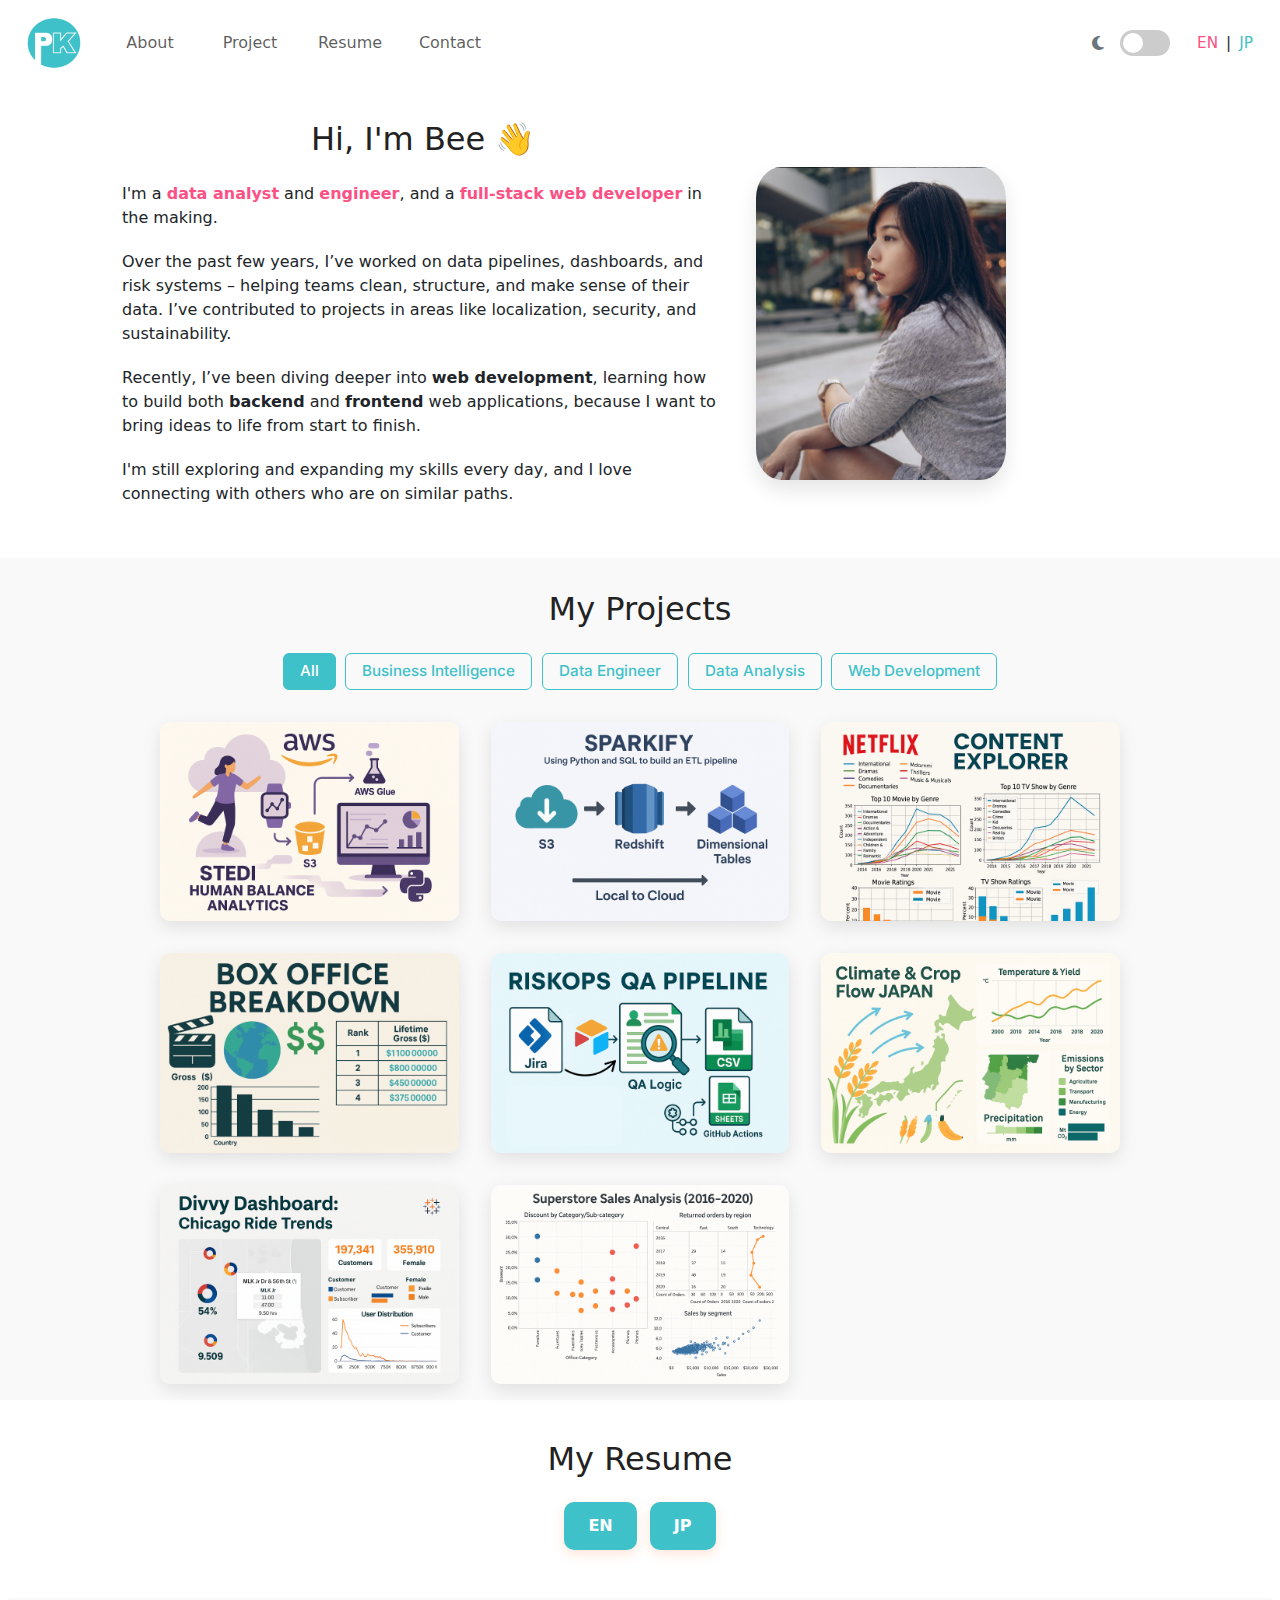
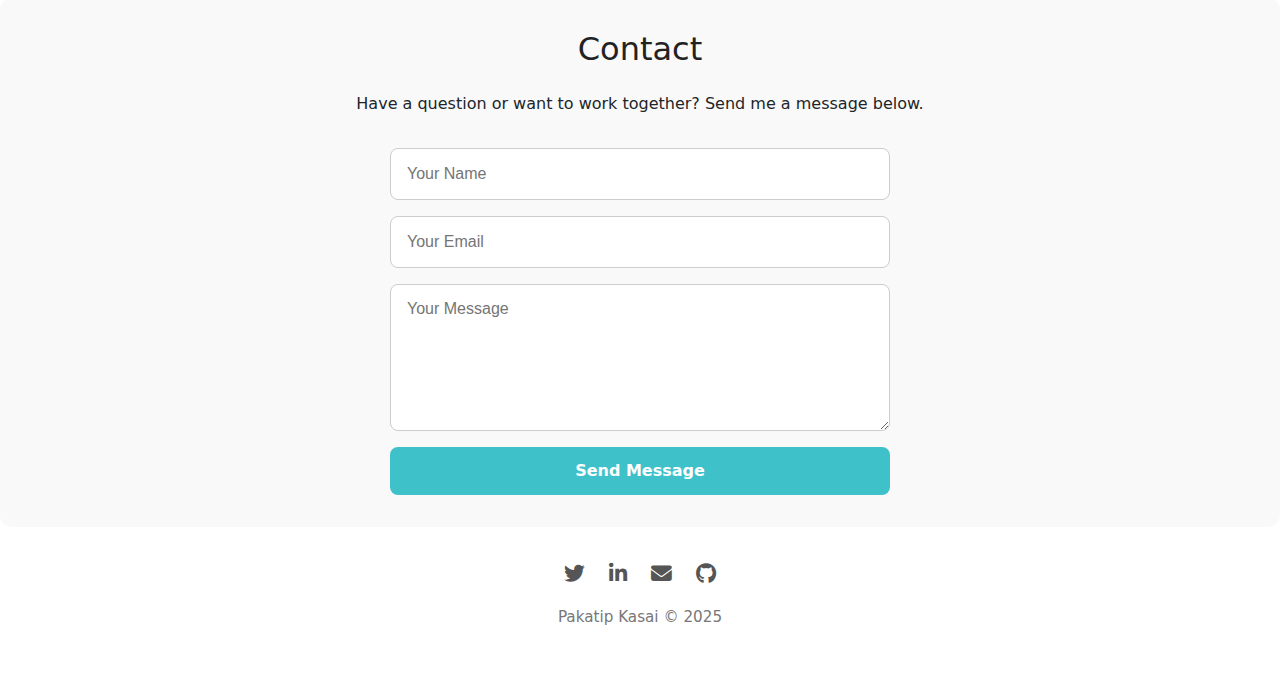
<file: index.html>
<!DOCTYPE html>
<html lang="en">
<head>
  <meta charset="UTF-8" />
  <meta name="viewport" content="width=device-width, initial-scale=1.0" />
  <title>Pakatip Kasai Portfolio</title>
  <link rel="stylesheet" href="styles.css">
  <link rel="stylesheet" href="https://cdnjs.cloudflare.com/ajax/libs/font-awesome/6.4.0/css/all.min.css">
  <link href="https://fonts.googleapis.com/css2?family=Inter:wght@400;600&display=swap" rel="stylesheet">
  <!-- Bootstrap CSS -->
  <link href="https://cdn.jsdelivr.net/npm/bootstrap@5.3.3/dist/css/bootstrap.min.css" rel="stylesheet">
  <!-- Bootstrap JS (required for navbar collapse) -->

</head>
<body>
  <!-- Header Section -->
  <header class="hero-header">
    <nav class="navbar navbar-expand-md navbar-light bg-white fixed-top">
      <div class="container-fluid px-4">
        <a class="navbar-brand" href="#">
          <img src="assets/logo.png" alt="Logo" height="50">
        </a>
    
        <!-- Hamburger -->
        <button class="navbar-toggler" type="button" data-bs-toggle="collapse" data-bs-target="#navbarContent"
          aria-controls="navbarContent" aria-expanded="false" aria-label="Toggle navigation">
          <span class="navbar-toggler-icon"></span>
        </button>
    
        <!-- Links + Toggles -->
        <div class="collapse navbar-collapse justify-content-center justify-content-md-between align-items-center" id="navbarContent">
          <!-- Left: Nav links -->
          <ul class="navbar-nav flex-column flex-md-row align-items-center mb-2 mb-md-0">
            <li class="nav-item"><a class="nav-link" href="#about">About</a></li>
            <li class="nav-item"><a class="nav-link" href="#project">Project</a></li>
            <li class="nav-item"><a class="nav-link" href="#resume">Resume</a></li>
            <li class="nav-item"><a class="nav-link" href="#contact">Contact</a></li>
          </ul>
    
          <!-- Right: Toggles -->
          <div class="d-flex align-items-center gap-3">
            <i class="fas fa-moon text-secondary"></i>
            <label class="switch m-0">
              <input type="checkbox" id="darkModeToggle" />
              <span class="slider round"></span>
            </label>
            <div class="language-toggle ms-2">
              <a href="#" id="langEN" class="lang-link active">EN</a> |
              <a href="#" id="langJP" class="lang-link">JP</a>
            </div>
          </div>
        </div>
      </div>
    </nav>
    
    
  </header>

  <!-- About Section -->
  <section id="about">
    <div  class="about-section">
      <div class="about-text">
        <h2>Hi, I'm Bee 👋 </h2>
        <p>
          I'm a <strong><span id="position">data analyst</span></strong> and <strong><span id="position">engineer</span></strong>, and a <span id="position"><strong>full-stack web developer</strong></span> in the making.
        </p>        
        <p>
          Over the past few years, I’ve worked on data pipelines, dashboards, and risk systems – helping teams clean, structure, and make sense of their data. I’ve contributed to projects in areas like localization, security, and sustainability.
        </p>
        <p>
          Recently, I’ve been diving deeper into <strong>web development</strong>, learning how to build both <strong>backend</strong> and <strong>frontend</strong> web applications, because I want to bring ideas to life from start to finish.
        </p>
        <p>
          I'm still exploring and expanding my skills every day, and I love connecting with others who are on similar paths.
        </p>

      </div>
      <div class="about-img"> 
         <img src="assets/profile.png" alt="">
      </div>
    </div>
  </section>

<!--Project Section -->
  <section id="project" class="project-section">
    <h2>My Projects</h2>
    <div class="filters filter-buttons">
      <button class="filter-button active" data-filter="all">All</button>
      <button class="filter-button" data-filter="bi">Business Intelligence</button>
      <button class="filter-button" data-filter="de">Data Engineer</button>
      <button class="filter-button" data-filter="da">Data Analysis</button>
      <button class="filter-button" data-filter="wd">Web Development</button>
    </div>
  
    <div class="project-grid">
      <div class="project-item de"><img src="assets/pj_stedi.png" alt=""></div>
      <div class="project-item de"><img src="assets/pj_sparkify.png" alt=""></div>
      <div class="project-item da"><img src="assets/pj_netflix.png" alt=""></div>
      <div class="project-item da"><img src="assets/pj_bo.png" alt=""></div>
      <div class="project-item de"><img src="assets/pj_riskops.png" alt=""></div>
      <div class="project-item da"><img src="assets/pj_cropsjp.png" alt=""></div>
      <div class="project-item bi"><img src="assets/pj_divy.png" alt=""></div>
      <div class="project-item bi"><img src="assets/pj_superstore.png" alt=""></div>
    </div>
  </section>

<!--Resume Section -->
<section id="resume" class="resume-section">
  <h2 class="text-center">My Resume</h2>
  <div class="text-center mt-3">
    <a href="resume_en.html" target="_blank" class="expand-btn me-2">EN</a>
    <a href="resume_jp.html" target="_blank" class="expand-btn">JP</a>
  </div>
</section>

<!--Contact Section -->
<section class="contact-section" id="contact">
  <h2>Contact</h2>
  <div id="contact-wrapper">
    <p>Have a question or want to work together? Send me a message below.</p>
    <form class="contact-form" id="contactForm" action="https://formsubmit.co/ajax/kasai.pakatip@gmail.com" method="POST">
      <input type="text" name="name" placeholder="Your Name" required>
      <input type="email" name="email" placeholder="Your Email" required>
      <textarea name="message" rows="5" placeholder="Your Message" required></textarea>
      <input type="hidden" name="_captcha" value="false">
      <button type="submit">Send Message</button>
    </form>
  </div>
</section>

<script src="https://cdn.jsdelivr.net/npm/bootstrap@5.3.3/dist/js/bootstrap.bundle.min.js" defer></script>
<script src="script.js"></script>

</body>


<footer class="site-footer">
  <div class="footer-socials">
    <a href="https://twitter.com" target="_blank" aria-label="Twitter"><i class="fab fa-twitter"></i></a>
    <a href="https://linkedin.com" target="_blank" aria-label="LinkedIn"><i class="fab fa-linkedin-in"></i></a>
    <a href="mailto:your@email.com" aria-label="Email"><i class="fas fa-envelope"></i></a>
    <a href="https://github.com/yourhandle" target="_blank" aria-label="GitHub"><i class="fab fa-github"></i></a>
  </div>

  <p class="footer-credit">Pakatip Kasai © 2025</p>
</footer>

</html>
</file>
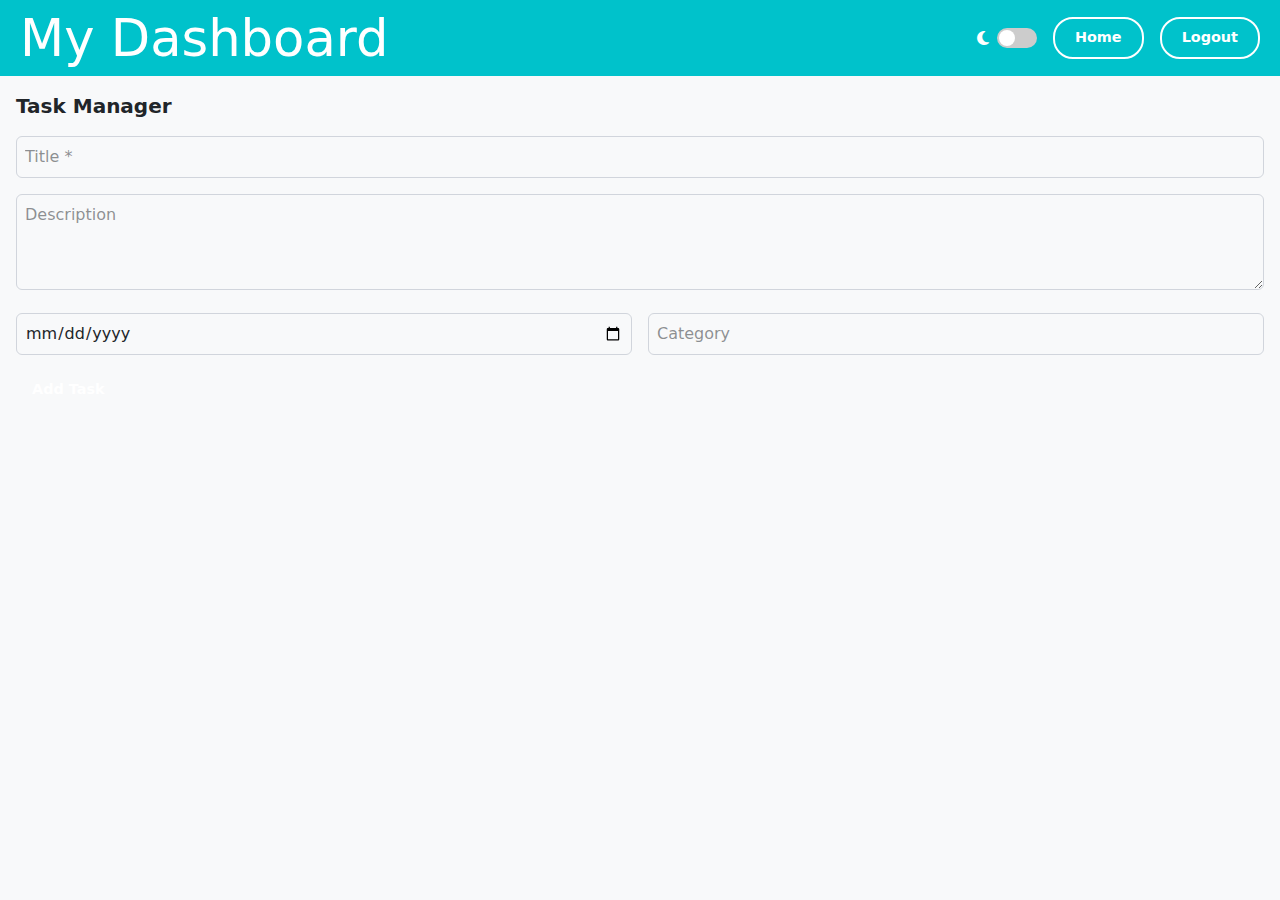
<file: mydashboard/index.html>
<!doctype html>
<html lang="en">
  <head>
    <meta charset="UTF-8" />
    <link rel="icon" type="image/svg+xml" href="/mydashboard/vite.svg" />
    <meta name="viewport" content="width=device-width, initial-scale=1.0" />
    <title>Vite + React + TS</title>
    <script type="module" crossorigin src="/mydashboard/assets/index-DAuivVEX.js"></script>
    <link rel="stylesheet" crossorigin href="/mydashboard/assets/index-DgZilJKD.css">
  </head>
  <body>
    <div id="root"></div>
  </body>
</html>
</file>
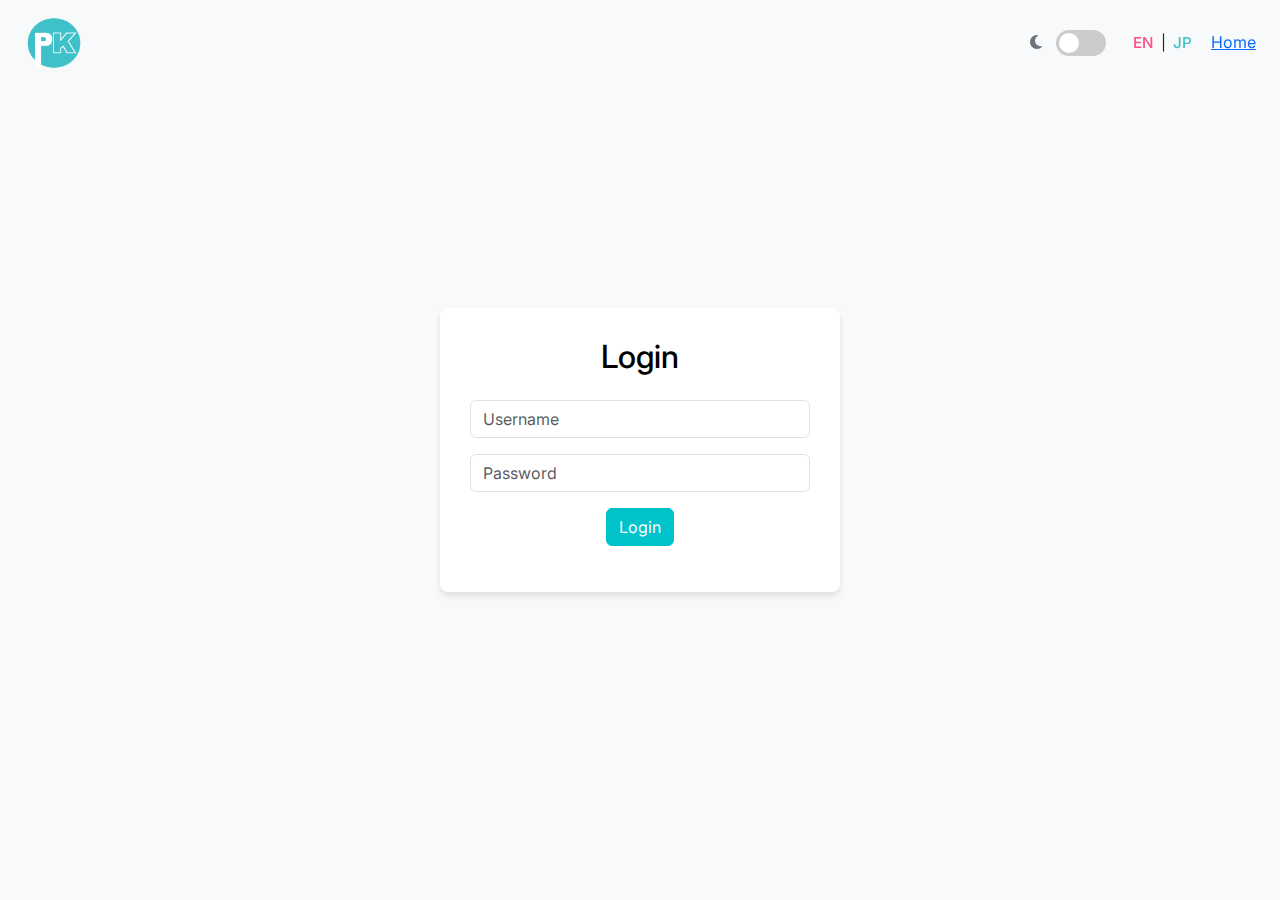
<file: admin.html>
<!DOCTYPE html>
<html lang="en">
<head>
  <meta charset="UTF-8">
  <title>Admin Page</title>
</head>
<body>
  <h1>Welcome to the Admin Page! 🎉</h1>
  <p>You are logged in.</p>
  <button id="logoutButton">Logout</button>

  <script>
    // Check if token exists in localStorage
    const token = localStorage.getItem('access_token');

    if (!token) {
      // If no token, redirect to login page
      alert('You must log in first!');
      window.location.href = 'login.html';
    }

    const logoutButton = document.getElementById('logoutButton');
    logoutButton.addEventListener('click', () => {
    localStorage.removeItem('access_token');  // delete token
    alert('You have been logged out!');
    window.location.href = 'login.html';      // go back to login page
  });
  </script>
</body>
</html>
</file>
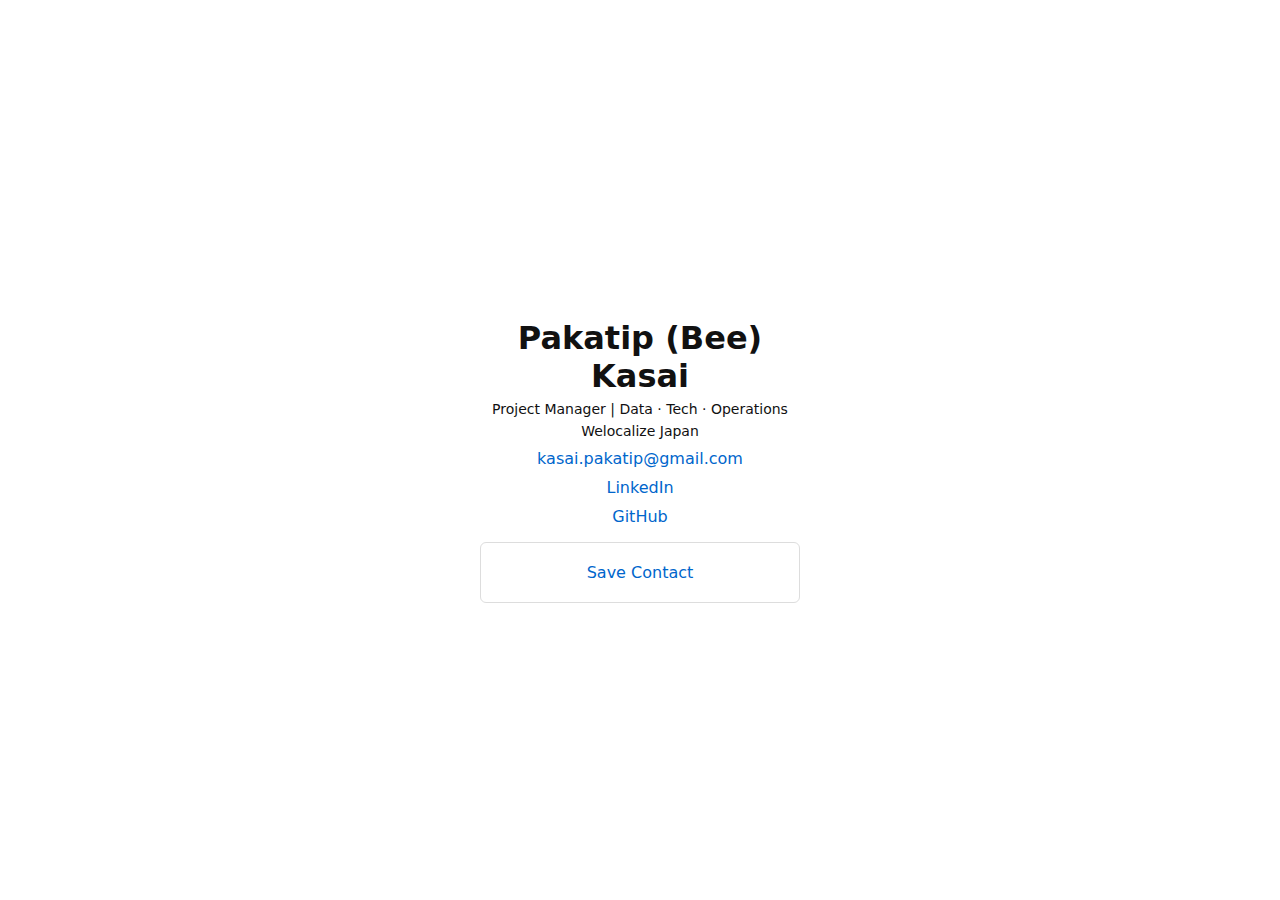
<file: card.html>
<!DOCTYPE html>
<html lang="en">
<head>
  <meta charset="UTF-8" />
  <meta name="viewport" content="width=device-width, initial-scale=1.0" />
  <title>Bee | Digital Card</title>
  <style>
    body {
      font-family: system-ui, -apple-system, BlinkMacSystemFont, sans-serif;
      background: #fff;
      color: #111;
      display: flex;
      justify-content: center;
      align-items: center;
      height: 100vh;
      margin: 0;
    }
    .card {
      text-align: center;
      max-width: 320px;
      padding: 24px;
    }
    h1 {
      margin-bottom: 4px;
    }
    p {
      margin: 6px 0;
      font-size: 14px;
    }
    a {
      display: block;
      margin: 10px 0;
      text-decoration: none;
      color: #0066cc;
      font-weight: 500;
    }
    .save {
      margin-top: 16px;
      padding: 10px;
      border: 1px solid #ddd;
      border-radius: 6px;
    }
  </style>
</head>
<body>
  <div class="card">
    <h1>Pakatip (Bee) Kasai</h1>
    <p>Project Manager | Data · Tech · Operations</p>
    <p>Welocalize Japan</p>

    <a href="mailto:kasai.pakatip@email.com">kasai.pakatip@gmail.com</a>
    <a href="https://www.linkedin.com/in/pakatipk/">LinkedIn</a>
    <a href="https://github.com/pakatipk">GitHub</a>

    <div class="save">
      <a href="/contact.vcf">Save Contact</a>
    </div>
  </div>
</body>
</html>
</file>
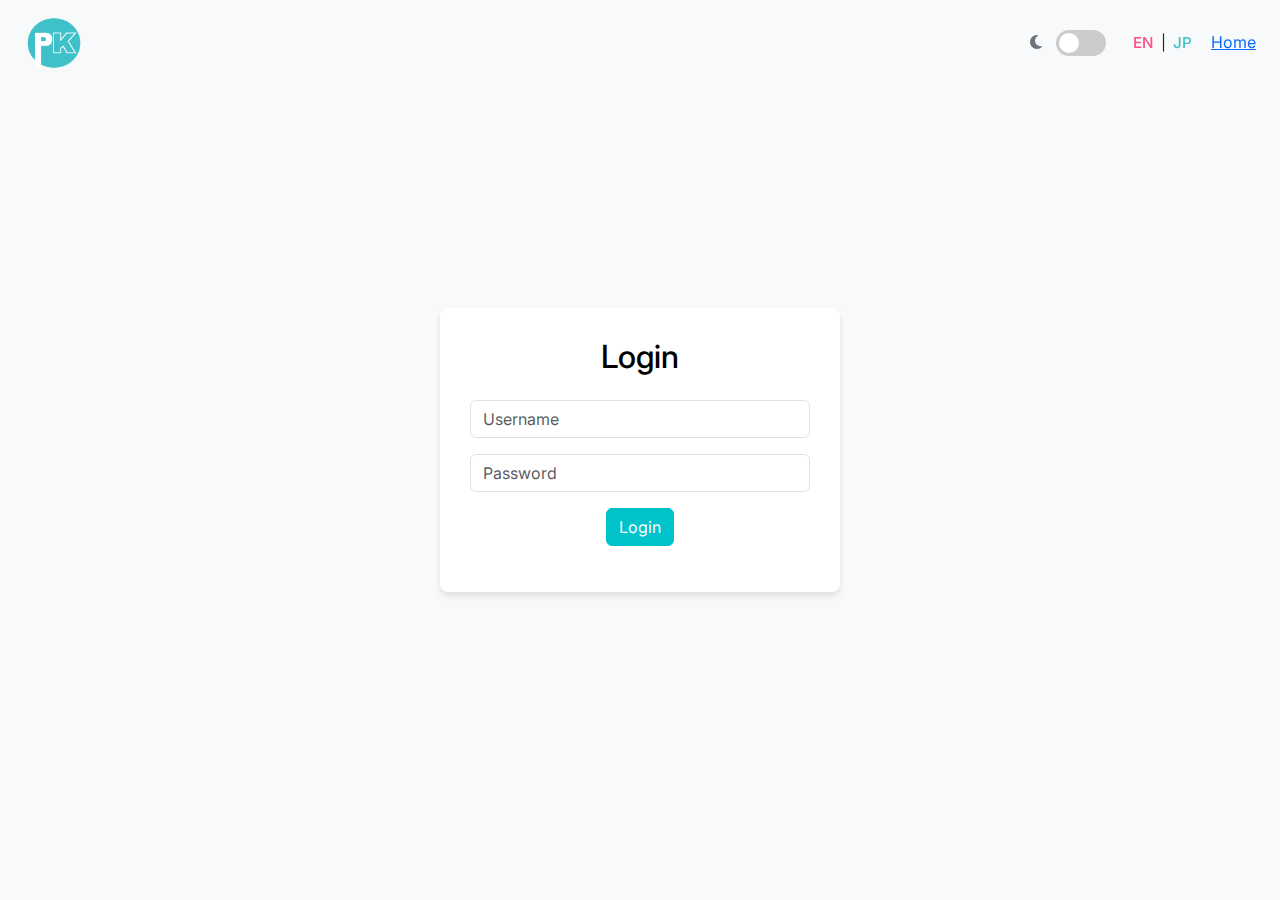
<file: login.html>
<!DOCTYPE html>
<html lang="en">
<head>
  <meta charset="UTF-8">
  <title>Login</title>
  <meta name="viewport" content="width=device-width, initial-scale=1.0">
  
  <!-- Bootstrap -->
  <link href="https://cdn.jsdelivr.net/npm/bootstrap@5.3.3/dist/css/bootstrap.min.css" rel="stylesheet">
  <link rel="icon" type="image/png" sizes="16x16" href="assets/logo.png">
  <link rel="stylesheet" href="styles.css">
  <link rel="stylesheet" href="https://cdnjs.cloudflare.com/ajax/libs/font-awesome/6.4.0/css/all.min.css">
  <link href="https://fonts.googleapis.com/css2?family=Inter:wght@400;600&display=swap" rel="stylesheet">
  <!-- Bootstrap CSS -->
  
  <style>
    body, html {
      margin: 0;
      padding: 0;
      height: 100%;
      background-color: #f8f9fa; /* only here */
      color: #212529;
    }

    body.dark-mode {
      background-color: #121212;
      color: #f8f9fa;
    }


    /* Login card in light mode */
    .login-card {
      background-color: white;
      color: black;
    }

    /* Login card in dark mode */
    body.dark-mode .login-card {
      background-color: #1f1f1f; /* darker for card */
      color: white;
    }

    .login-wrapper {
      display: flex;
      align-items: center;
      justify-content: center;
      height: 100%;
      background-color: #f8f9fa; /* Light mode background */
      padding: 20px;
    }

    /* Dark mode background for login-wrapper */
    body.dark-mode .login-wrapper {
      background-color: #121212; /* Match dark body */
    }

    .login-card {
      width: 100%;
      max-width: 400px;
      background: white;
      padding: 30px;
      border-radius: 8px;
      box-shadow: 0 4px 6px rgba(0,0,0,0.1);
    }
    @media (max-width: 600px) {
      .login-card {
        width: 100%;
        max-width: 100%;
        height: auto;
        border-radius: 0;
        box-shadow: none;
      }
    }
    .btn-primary {
      background-color: #00c2cb; /* turquoise */
      border-color: #00c2cb;     /* make border match */
      color: white;              /* text color */
    }

    .btn-primary:hover {
      background-color: #ff6b9b;; /* slightly darker on hover */
      border-color: #ff6b9b;;
      color: white;
    }
  </style>
</head>

<body>

  <!-- Navbar -->
  <header class="hero-header">
    <nav class="navbar navbar-expand-md navbar-light bg-transparent fixed-top">
      <div class="container-fluid px-4">
        <a class="navbar-brand" href="index.html">
          <img src="assets/logo.png" alt="Logo" class="img-fluid">
        </a>
  
        <!-- Hamburger Button -->
        <button class="navbar-toggler" type="button" data-bs-toggle="collapse" data-bs-target="#navbarContent">
          <span class="navbar-toggler-icon"></span>
        </button>
  
        <!-- Right Side Menu -->
        <div class="collapse navbar-collapse bg-transparent justify-content-end" id="navbarContent">
          <div class="d-flex flex-md-row flex-column align-items-md-center align-items-start gap-3">
            <div>
            <i class="fas fa-moon text-secondary" style="padding-right: 10px;"></i>
            <label class="switch m-0">
              <input type="checkbox" id="darkModeToggle" />
              <span class="slider round"></span>
            </label>
            </div>
            <div class="language-toggle ms-2">
              <a href="#" id="langEN" class="lang-link active" data-i18n="lang.en">EN</a> |
              <a href="#" id="langJP" class="lang-link" data-i18n="lang.jp">JP</a>
            </div>
            <div>
              <a href="index.html" class="custom-navbar-login" data-i18n="nav-home-button">Home</a>
            </div>
          </div>
        </div>
        
      </div>
    </nav>
  </header>

  <!-- Login Page Content -->
  <div class="login-wrapper">
    <div class="login-card">
      <h2 class="text-center mb-4" data-i18n="login-header">Login</h2>
      <form id="login-form">
        <div class="mb-3">
          <input type="text" id="username" class="form-control" placeholder="Username" data-i18n-placeholder="login-username" required>
        </div>
        <div class="mb-3">
          <input type="password" id="password" class="form-control" placeholder="Password" data-i18n-placeholder="login-password" required>
        </div>
        <button type="submit" class="btn btn-primary d-block mx-auto" data-i18n="login-button">Login</button>
      </form>
      <p id="result" class="mt-3 text-center"></p>
    </div>
  </div>

  <!-- Scripts -->
  <script>
    const darkToggle = document.getElementById('darkModeToggle');
    const body = document.body;
    
    // On page load, check if dark mode was enabled
    if (localStorage.getItem('dark-mode') === 'enabled') {
      body.classList.add('dark-mode');
      if (darkToggle) darkToggle.checked = true;
    }
  
    // Rest of your login form script below...
  </script>
  
  <script>
    const form = document.getElementById('login-form');
    const result = document.getElementById('result');

    form.addEventListener('submit', async (e) => {
      e.preventDefault();

      const username = document.getElementById('username').value;
      const password = document.getElementById('password').value;

      const response = await fetch('https://auth-backend-qxco.onrender.com/login', {
        method: 'POST',
        headers: {
          'Content-Type': 'application/x-www-form-urlencoded'
        },
        body: `username=${encodeURIComponent(username)}&password=${encodeURIComponent(password)}`
      });

      if (response.ok) {
        const data = await response.json();
        console.log('Access Token:', data.access_token);
        localStorage.setItem('access_token', data.access_token);
        window.location.href = '/mydashboard/';
      } else {
        result.textContent = 'Login failed';
      }
    });
    
  </script>
  <script src="https://cdn.jsdelivr.net/npm/bootstrap@5.3.3/dist/js/bootstrap.bundle.min.js" defer></script>
  <script src="script.js"></script>
</body>
</html>
</file>
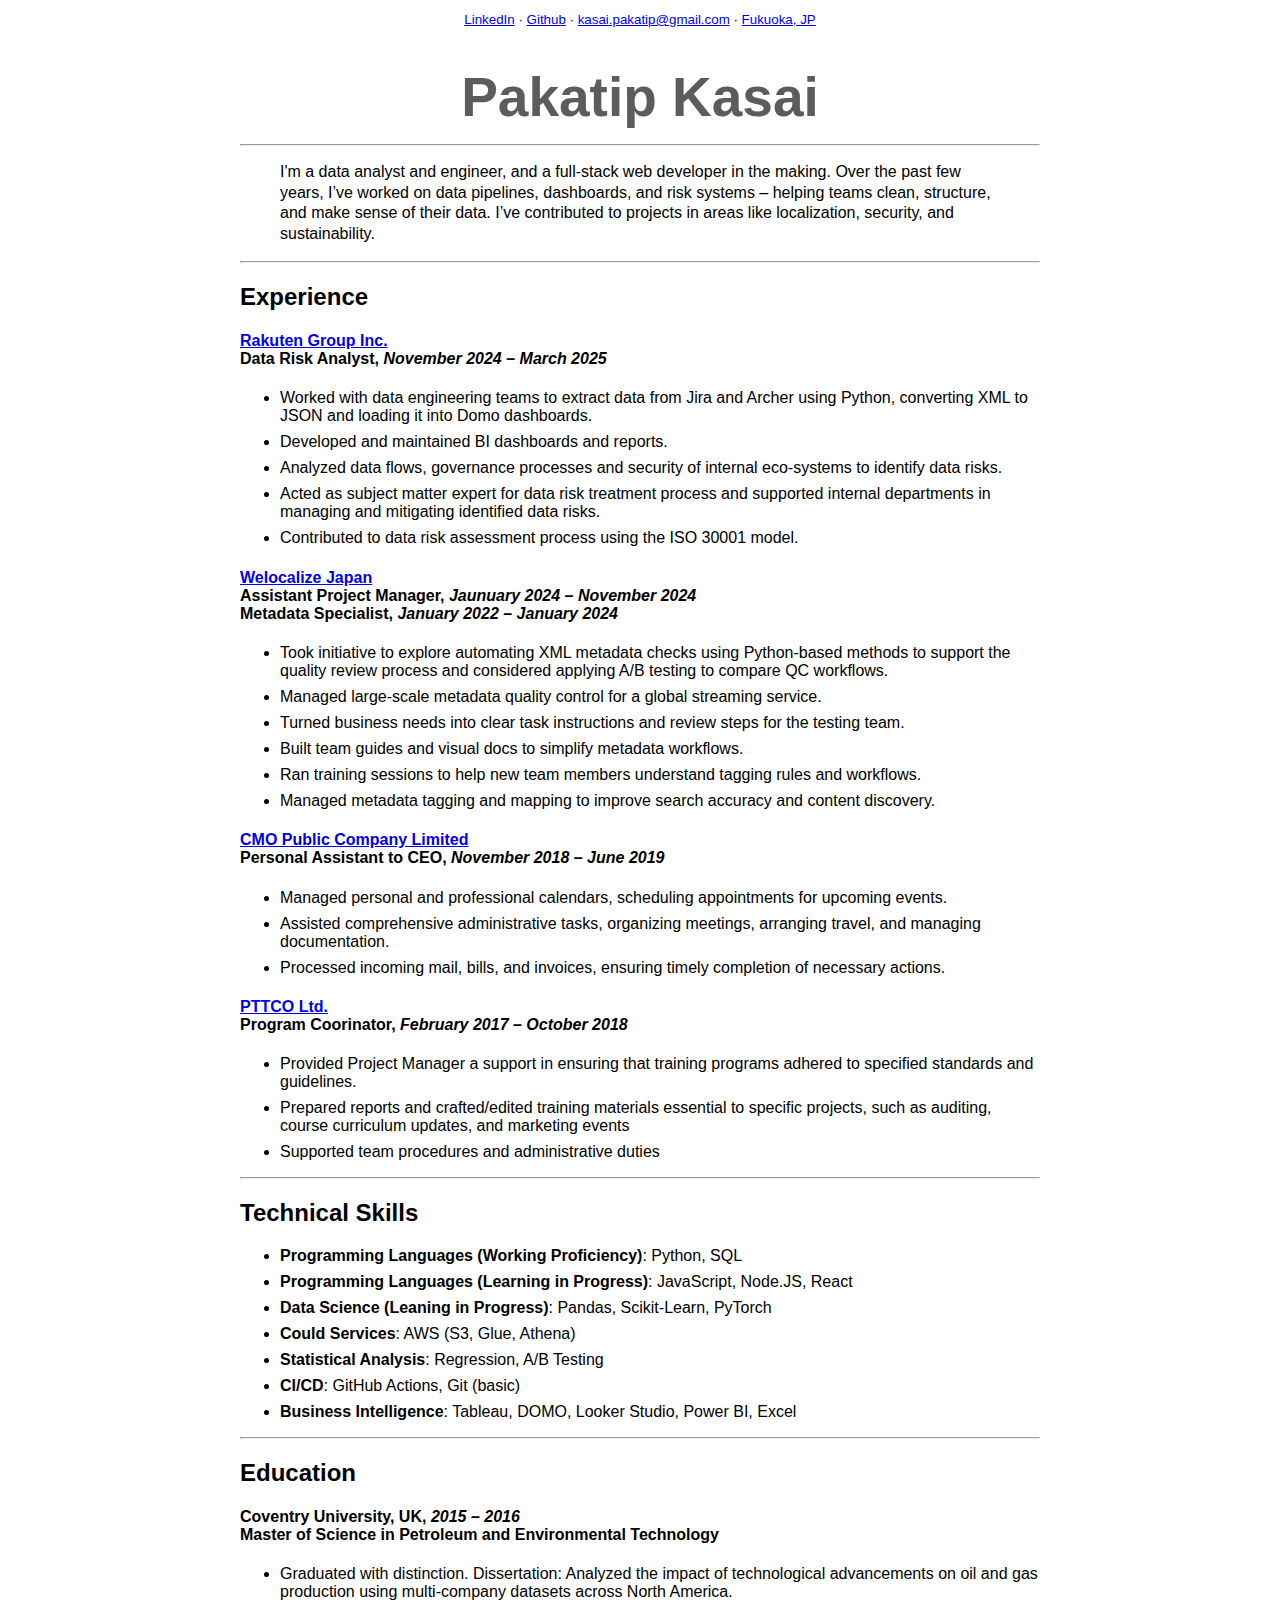
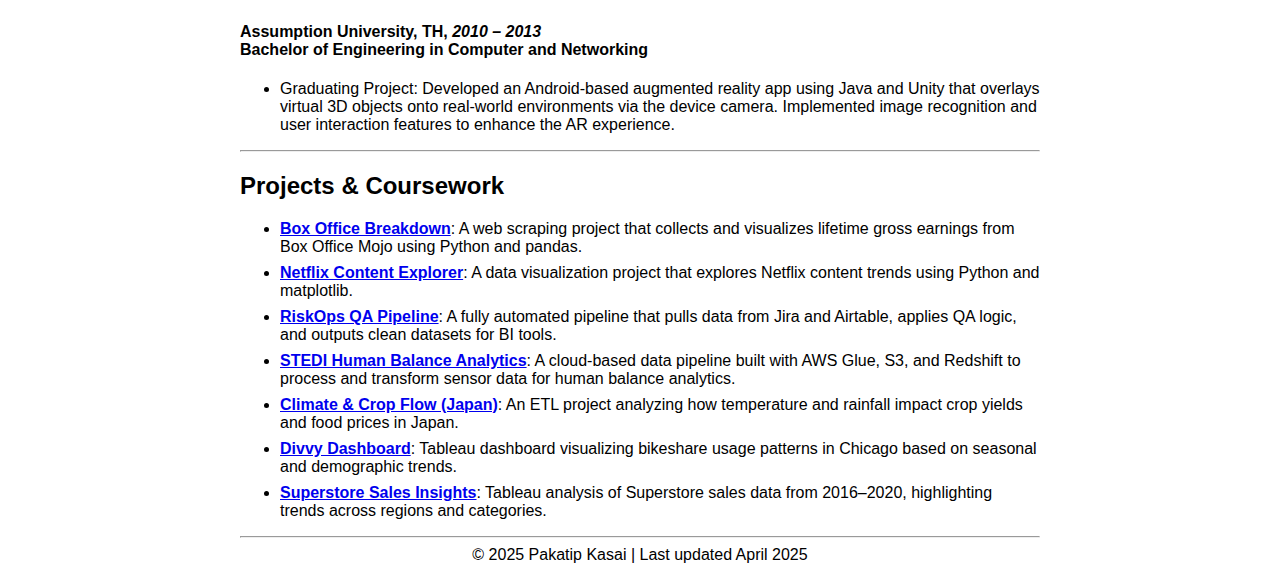
<file: resume_en.html>
<!DOCTYPE html>
<html lang="en">
<head>
  <meta charset="UTF-8" />
  <meta name="viewport" content="width=device-width, initial-scale=1.0" />
  <title>Resume | Bee</title>
  <link href="https://fonts.googleapis.com/css2?family=Raleway:wght@400;600&display=swap" rel="stylesheet">
  <style>
    *{
        font-family: "Helvetica Neue", Helvetica, Arial, sans-serif;
    }

    body{
        max-width: 800px;
        margin: auto;
        background: #FFFFFF;
        padding: 10px 10px 10px 10px;
    }

    body h1{
        font-size: 55px;
        color: #5c5c5c;
        text-align: center;
        margin-bottom: 15px;
    }

    ul li{
        margin-bottom: 0.5rem;
    }

    p{
        line-height: 1.3rem;
    }

  </style>
</head>
<body>
    <center><small>
        <a href="https://www.linkedin.com/in/pakatipk/">LinkedIn</a> ·
        <a href="https://github.com/pakatipk/">Github</a> ·
        <a href="mailto:kasai.pakatip@gmail.com">kasai.pakatip@gmail.com</a> · 
        <a href="https://maps.app.goo.gl/siusaBuMaivckzyaA">Fukuoka, JP</a>
    </small>
    </center>

    <h1 id="pakatip-kasai">Pakatip Kasai</h1>

    <hr>

    <blockquote>
        <p>I'm a data analyst and engineer, and a full-stack web developer in the making.
            Over the past few years, I’ve worked on data pipelines, dashboards, and risk systems – helping teams clean, structure, and make sense of their data. 
            I’ve contributed to projects in areas like localization, security, and sustainability.</p>
    </blockquote>

    <hr>

    <h2>Experience</h2>

    <h4><a href="https://global.rakuten.com/corp/" target="_blank">Rakuten Group Inc.</a>
        <br>
        Data Risk Analyst, <em>November 2024 – March 2025</em></h4>
    <ul>
        <li>Worked with data engineering teams to extract data from Jira and Archer using Python, converting XML to JSON and loading it into Domo dashboards.</li>
        <li>Developed and maintained BI dashboards and reports.</li>
        <li>Analyzed data flows, governance processes and security of internal eco-systems to identify data risks.</li>
        <li>Acted as subject matter expert for data risk treatment process and supported internal departments in managing and mitigating identified data risks.</li>
        <li>Contributed to data risk assessment process using the ISO 30001 model.</li>
    </ul>

    <h4><a href="https://www.welocalize.com/" target="_blank">Welocalize Japan</a>
        <br>Assistant Project Manager, <em>Jaunuary 2024 – November 2024</em>
        <br>Metadata Specialist, <em>January 2022 – January 2024</em></h4>

    <ul>
        <li>Took initiative to explore automating XML metadata checks using Python-based methods to support the quality review process and considered applying A/B testing to compare QC workflows.</li>
        <li>Managed large-scale metadata quality control for a global streaming service.</li>
        <li>Turned business needs into clear task instructions and review steps for the testing team.</li>
        <li>Built team guides and visual docs to simplify metadata workflows.</li>
        <li>Ran training sessions to help new team members understand tagging rules and workflows.
        <li>Managed metadata tagging and mapping to improve search accuracy and content discovery.</li>
        </li>
    </ul>

    <h4><a href="https://cmo-group.com/2022/page/home" target="_blank">CMO Public Company Limited</a>
        <br>
        Personal Assistant to CEO, <em>November 2018 – June 2019</em></h4>
    <ul>
        <li>Managed personal and professional calendars, scheduling appointments for upcoming events.</li>
        <li>Assisted comprehensive administrative tasks, organizing meetings, arranging travel, and managing documentation.</li>
        <li>Processed incoming mail, bills, and invoices, ensuring timely completion of necessary actions.</li>
    </ul>

    <h4><a href="https://www.pttco.org/" target="_blank">PTTCO Ltd.</a>
        <br>
        Program Coorinator, <em>February 2017 – October 2018</em></h4>
    <ul>
        <li>Provided Project Manager a support in ensuring that training programs adhered to specified standards and guidelines.</li>
        <li>Prepared reports and crafted/edited training materials essential to specific projects, such as auditing, course curriculum updates, and marketing events</li>
        <li>Supported team procedures and administrative duties</li>
    </ul>
    
    <hr>

    <h2> Technical Skills</h2>

    <ul>
        <li><strong>Programming Languages (Working Proficiency)</strong>: Python, SQL </li>
        <li><strong>Programming Languages (Learning in Progress)</strong>: JavaScript, Node.JS, React </li>
        <li><strong>Data Science (Leaning in Progress)</strong>: Pandas, Scikit-Learn, PyTorch </li>
        <li><strong>Could Services</strong>: AWS (S3, Glue, Athena)</li>
        <li><strong>Statistical Analysis</strong>: Regression, A/B Testing</li>
        <li><strong>CI/CD</strong>: GitHub Actions, Git (basic)</li>
        <li><strong>Business Intelligence</strong>: Tableau, DOMO, Looker Studio, Power BI, Excel</li>
    </ul>

    <hr>

    <h2>Education</h2>

    <h4>Coventry University, UK, <em>2015 – 2016</em>
    <br>
    Master of Science in Petroleum and Environmental Technology</h4>
    <ul>
        <li>Graduated with distinction. Dissertation: Analyzed the impact of technological advancements on oil and gas production using multi-company datasets across North America.</li>
    </ul>

    <h4>Assumption University, TH, <em>2010 – 2013</em>
        <br>
        Bachelor of Engineering in Computer and Networking</h4>
        <ul>
            <li>Graduating Project: Developed an Android-based augmented reality app using Java and Unity that overlays virtual 3D objects onto real-world environments via the device camera. Implemented image recognition and user interaction features to enhance the AR experience.</li>
        </ul>

    <hr>

    <h2>Projects & Coursework</h2>
    <ul>
        <li><strong><a href="https://github.com/pakatipk/boxoffice_scraping_analysis">Box Office Breakdown</a></strong>: A web scraping project that collects and visualizes lifetime gross earnings from Box Office Mojo using Python and pandas.</li>
        <li><strong><a href="https://github.com/pakatipk/Netflix_DA">Netflix Content Explorer</a></strong>: A data visualization project that explores Netflix content trends using Python and matplotlib.</li>
        <li><strong><a href="https://github.com/pakatipk/risk-data-pipeline">RiskOps QA Pipeline</a></strong>: A fully automated pipeline that pulls data from Jira and Airtable, applies QA logic, and outputs clean datasets for BI tools.</li>
        <li><strong><a href="https://github.com/pakatipk/STEDI-human-balance-analytics">STEDI Human Balance Analytics</a></strong>: A cloud-based data pipeline built with AWS Glue, S3, and Redshift to process and transform sensor data for human balance analytics.</li>
        <li><strong><a href="#">Climate & Crop Flow (Japan)</a></strong>: An ETL project analyzing how temperature and rainfall impact crop yields and food prices in Japan.</li>
        <li><strong><a href="https://public.tableau.com/app/profile/pakatip.kasai/viz/DivvyDataAnalysis_17153555766020/MapKPIs">Divvy Dashboard</a></strong>: Tableau dashboard visualizing bikeshare usage patterns in Chicago based on seasonal and demographic trends.</li>
        <li><strong><a href="https://public.tableau.com/app/profile/pakatip.kasai/viz/SuperstoreSalesAnalysis2016-2020/DiscountbyCatogySub-category">Superstore Sales Insights</a></strong>: Tableau analysis of Superstore sales data from 2016–2020, highlighting trends across regions and categories.</li>
      </ul>
    
    <hr>
      

  <footer style="text-align: center;">
    &copy; 2025 Pakatip Kasai | Last updated April 2025
  </footer>
</body>
</html>
</file>
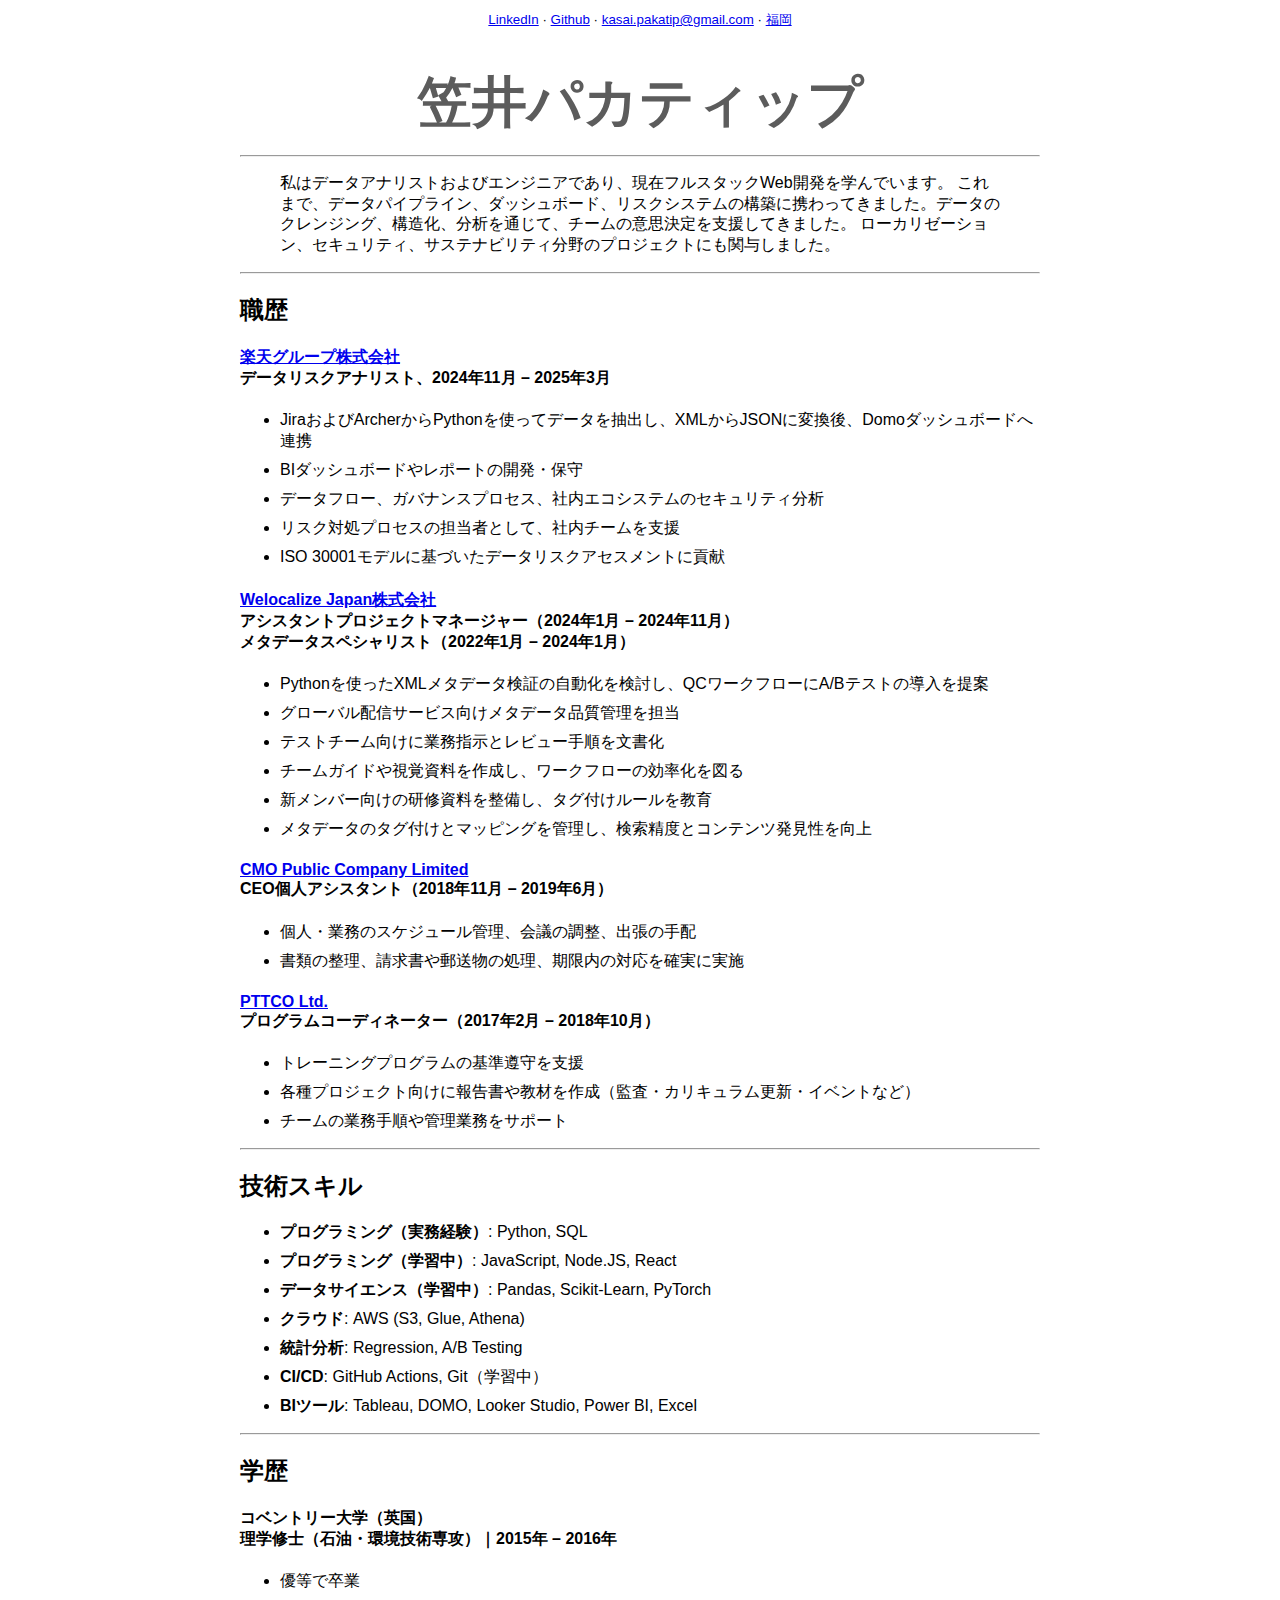
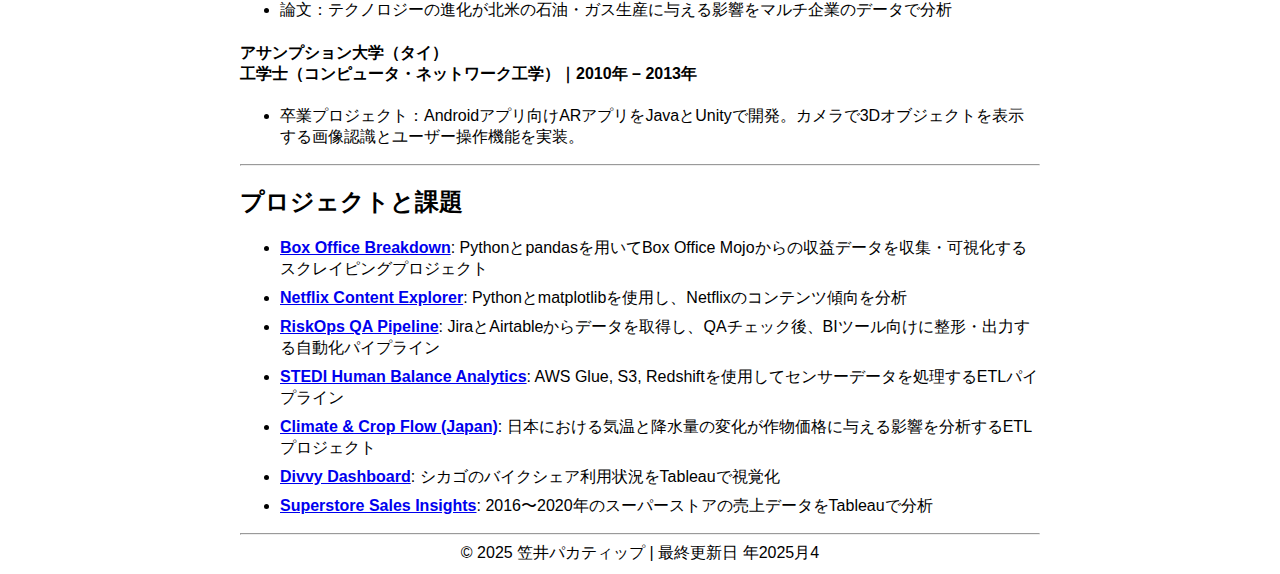
<file: resume_jp.html>
<!DOCTYPE html>
<html lang="en">
<head>
  <meta charset="UTF-8" />
  <meta name="viewport" content="width=device-width, initial-scale=1.0" />
  <title>Resume | Bee</title>
  <link href="https://fonts.googleapis.com/css2?family=Raleway:wght@400;600&display=swap" rel="stylesheet">
  <style>
    *{
        font-family: "Helvetica Neue", Helvetica, Arial, sans-serif;
    }

    body{
        max-width: 800px;
        margin: auto;
        background: #FFFFFF;
        padding: 10px 10px 10px 10px;
    }

    body h1{
        font-size: 55px;
        color: #5c5c5c;
        text-align: center;
        margin-bottom: 15px;
    }

    ul li{
        margin-bottom: 0.5rem;
    }

    p{
        line-height: 1.3rem;
    }

  </style>
</head>
<body>
    <center><small>
        <a href="https://www.linkedin.com/in/pakatipk/">LinkedIn</a> ·
        <a href="https://github.com/pakatipk/">Github</a> ·
        <a href="mailto:kasai.pakatip@gmail.com">kasai.pakatip@gmail.com</a> · 
        <a href="https://maps.app.goo.gl/siusaBuMaivckzyaA">福岡</a>
    </small>
    </center>

    <h1 id="pakatip-kasai">笠井パカティップ</h1>

    <hr>

    <blockquote>
        <p>私はデータアナリストおよびエンジニアであり、現在フルスタックWeb開発を学んでいます。
            これまで、データパイプライン、ダッシュボード、リスクシステムの構築に携わってきました。データのクレンジング、構造化、分析を通じて、チームの意思決定を支援してきました。
            ローカリゼーション、セキュリティ、サステナビリティ分野のプロジェクトにも関与しました。</p>
    </blockquote>

    <hr>

    <h2>職歴</h2>

    <h4><a href="https://global.rakuten.com/corp/" target="_blank">楽天グループ株式会社</a>
        <br>
        データリスクアナリスト、2024年11月 – 2025年3月</h4>
    <ul>
        <li>JiraおよびArcherからPythonを使ってデータを抽出し、XMLからJSONに変換後、Domoダッシュボードへ連携</li>
        <li>BIダッシュボードやレポートの開発・保守</li>
        <li>データフロー、ガバナンスプロセス、社内エコシステムのセキュリティ分析</li>
        <li>リスク対処プロセスの担当者として、社内チームを支援</li>
        <li>ISO 30001モデルに基づいたデータリスクアセスメントに貢献</li>
    </ul>

    <h4><a href="https://www.welocalize.com/" target="_blank">Welocalize Japan株式会社</a>
        <br>アシスタントプロジェクトマネージャー（2024年1月 – 2024年11月）
        <br>メタデータスペシャリスト（2022年1月 – 2024年1月）</h4>

    <ul>
        <li>Pythonを使ったXMLメタデータ検証の自動化を検討し、QCワークフローにA/Bテストの導入を提案</li>
        <li>グローバル配信サービス向けメタデータ品質管理を担当</li>
        <li>テストチーム向けに業務指示とレビュー手順を文書化</li>
        <li>チームガイドや視覚資料を作成し、ワークフローの効率化を図る</li>
        <li>新メンバー向けの研修資料を整備し、タグ付けルールを教育
        <li>メタデータのタグ付けとマッピングを管理し、検索精度とコンテンツ発見性を向上</li>
        </li>
    </ul>

    <h4><a href="https://cmo-group.com/2022/page/home" target="_blank">CMO Public Company Limited</a>
        <br>
        CEO個人アシスタント（2018年11月 – 2019年6月）</h4>
    <ul>
        <li>個人・業務のスケジュール管理、会議の調整、出張の手配</li>
        <li>書類の整理、請求書や郵送物の処理、期限内の対応を確実に実施</li>
    </ul>

    <h4><a href="https://www.pttco.org/" target="_blank">PTTCO Ltd.</a>
        <br>
        プログラムコーディネーター（2017年2月 – 2018年10月）</h4>
    <ul>
        <li>トレーニングプログラムの基準遵守を支援</li>
        <li>各種プロジェクト向けに報告書や教材を作成（監査・カリキュラム更新・イベントなど）</li>
        <li>チームの業務手順や管理業務をサポート</li>
    </ul>
    
    <hr>

    <h2> 技術スキル</h2>

    <ul>
        <li><strong>プログラミング（実務経験）</strong>: Python, SQL </li>
        <li><strong>プログラミング（学習中）</strong>: JavaScript, Node.JS, React </li>
        <li><strong>データサイエンス（学習中）</strong>: Pandas, Scikit-Learn, PyTorch </li>
        <li><strong>クラウド</strong>: AWS (S3, Glue, Athena)</li>
        <li><strong>統計分析</strong>: Regression, A/B Testing</li>
        <li><strong>CI/CD</strong>: GitHub Actions, Git（学習中）</li>
        <li><strong>BIツール</strong>: Tableau, DOMO, Looker Studio, Power BI, Excel</li>
    </ul>

    <hr>

    <h2>学歴</h2>

    <h4>コベントリー大学（英国）
    <br>
    理学修士（石油・環境技術専攻）｜2015年 – 2016年</h4>
    <ul>
        <li>優等で卒業</li>
        <li>論文：テクノロジーの進化が北米の石油・ガス生産に与える影響をマルチ企業のデータで分析</li>
    </ul>

    <h4>アサンプション大学（タイ）
        <br>
        工学士（コンピュータ・ネットワーク工学）｜2010年 – 2013年</h4>
        <ul>
            <li>卒業プロジェクト：Androidアプリ向けARアプリをJavaとUnityで開発。カメラで3Dオブジェクトを表示する画像認識とユーザー操作機能を実装。</li>
        </ul>

    <hr>

    <h2>プロジェクトと課題</h2>
    <ul>
        <li><strong><a href="https://github.com/pakatipk/boxoffice_scraping_analysis">Box Office Breakdown</a></strong>: Pythonとpandasを用いてBox Office Mojoからの収益データを収集・可視化するスクレイピングプロジェクト</li>
        <li><strong><a href="https://github.com/pakatipk/Netflix_DA">Netflix Content Explorer</a></strong>: Pythonとmatplotlibを使用し、Netflixのコンテンツ傾向を分析</li>
        <li><strong><a href="https://github.com/pakatipk/risk-data-pipeline">RiskOps QA Pipeline</a></strong>: JiraとAirtableからデータを取得し、QAチェック後、BIツール向けに整形・出力する自動化パイプライン</li>
        <li><strong><a href="https://github.com/pakatipk/STEDI-human-balance-analytics">STEDI Human Balance Analytics</a></strong>: AWS Glue, S3, Redshiftを使用してセンサーデータを処理するETLパイプライン</li>
        <li><strong><a href="#">Climate & Crop Flow (Japan)</a></strong>: 日本における気温と降水量の変化が作物価格に与える影響を分析するETLプロジェクト</li>
        <li><strong><a href="https://public.tableau.com/app/profile/pakatip.kasai/viz/DivvyDataAnalysis_17153555766020/MapKPIs">Divvy Dashboard</a></strong>: シカゴのバイクシェア利用状況をTableauで視覚化</li>
        <li><strong><a href="https://public.tableau.com/app/profile/pakatip.kasai/viz/SuperstoreSalesAnalysis2016-2020/DiscountbyCatogySub-category">Superstore Sales Insights</a></strong>: 2016〜2020年のスーパーストアの売上データをTableauで分析</li>
      </ul>
    
    <hr>
      

  <footer style="text-align: center;">
    &copy; 2025 笠井パカティップ | 最終更新日 年2025月4
  </footer>
</body>
</html>
</file>
<file: styles.css>
/* Reset & Base */
* {
    margin: 0;
    padding: 0;
    box-sizing: border-box;
  }
  
  body {
    font-family: 'Inter', sans-serif;
    background-color: #fff;
    color: #333;
    line-height: 1.6;
  }
  
  /* Logo */
  .navbar-brand img {
    height: 60px;
  }

/* Nav links: base style */
.navbar-nav .nav-link {
    display: flex;
    align-items: center;
    justify-content: center;
    height: 100%;
    padding: 0 1rem;
    border-radius: 1rem;            /* pill shape */
    transition: background-color 0.01s ease-in-out; /* quick hover */
  }
  
  /* Hover state: turquoise fill */
  .navbar-nav .nav-link:hover {
    background-color: #3FC1C9;
    color: white !important;
  }

  #navbarContent, #navbarContent > ul > li {
    height: auto;
    width: 100px;
    align-items: center;
    text-align: center;

  }
  

  #navbarContent > ul > li > a {
    align-items: center; /* vertical alignment */
    justify-content: center;
  
  }

  /* Dark Mode Styles */
  body.dark-mode {
    background-color: #1e1e1e;
    color: #eee;
  }
  
  body.dark-mode .navbar {
    background-color: #1e1e1e !important;
  }
  
  body.dark-mode .nav-link {
    color: #eee !important;
  }
  
  body.dark-mode .nav-link:hover {
    color: #3FC1C9 !important;
  }
  
  body.dark-mode .project-section,
  body.dark-mode .contact-section {
    background-color: #2a2a2a;
  }
  
  body.dark-mode .expand-btn,
  body.dark-mode .contact-form button {
    background-color: #3FC1C9;
  }
  
  body.dark-mode .expand-btn:hover {
    background-color: #FC5185;
    transform: translateY(-2px);
  }
  
  body.dark-mode .contact-form input,
  body.dark-mode .contact-form textarea {
    background-color: #333;
    color: #eee;
    border-color: #555;
  }
  
  body.dark-mode .contact-form button:hover {
    background-color: #FC5185;
  }
  
  /* Toggle Switch */
  .switch {
    position: relative;
    display: inline-block;
    width: 50px;
    height: 26px;
  }
  
  .switch input {
    opacity: 0;
    width: 0;
    height: 0;
  }
  
  .slider {
    position: absolute;
    cursor: pointer;
    top: 0;
    left: 0;
    right: 0;
    bottom: 0;
    background-color: #ccc;
    transition: 0.3s;
    border-radius: 26px;
  }
  
  .slider:before {
    position: absolute;
    content: "";
    height: 20px;
    width: 20px;
    left: 3px;
    bottom: 3px;
    background-color: white;
    transition: 0.3s;
    border-radius: 50%;
  }
  
  input:checked + .slider {
    background-color: #3FC1C9;
  }
  
  input:checked + .slider:before {
    transform: translateX(24px);
  }
  
  /* Language toggle */
  .language-toggle {
    font-size: 0.95rem;
  }
  
  .lang-link {
    text-decoration: none;
    color: #3FC1C9;
    font-weight: 500;
    margin: 0 0.2rem;
    transition: color 0.2s;
  }
  
  .lang-link:hover,
  .lang-link.active {
    color: #FC5185;
  }
  
  /* Section Styles */
  .about-section {
    display: grid;
    grid-template-columns: 3fr 2fr;
    gap: 2rem;
    align-items: center;
    max-width: 1100px;
    margin: 0 auto;
    padding: 2rem;
    padding-top: 120px;
  }
  
  #position {
    color: #FC5185;
  }
  
  .about-text h2,
  .project-section h2,
  .resume-section h2,
  .contact-section h2 {
    text-align: center;
    font-size: 2rem;
    margin-bottom: 1.5rem;
    color: #222;
  }
  
  body.dark-mode .about-text h2,
  body.dark-mode .project-section h2,
  body.dark-mode .resume-section h2,
  body.dark-mode .contact-section h2 {
    color: #eee;
  }
  
  .about-text p {
    margin-bottom: 1.25rem;
    font-size: 1rem;
  }
  
  .about-img img {
    width: 100%;
    max-width: 250px;
    border-radius: 10%;
    object-fit: cover;
    box-shadow: 0 10px 20px rgba(0, 0, 0, 0.1);
  }
  
  /* Projects */
  .project-section {
    padding: 1rem 10rem;
    text-align: center;
    background-color: #F9F9F9;
    padding-top: 2rem;
  }
  
  .project-grid {
    display: grid;
    grid-template-columns: repeat(auto-fill, minmax(250px, 1fr));
    gap: 2rem;
    justify-content: center;
  }
  
  .project-item img {
    width: 100%;
    border-radius: 10px;
    box-shadow: 0 6px 18px rgba(0, 0, 0, 0.1);
    transition: transform 0.3s ease;
  }
  
  .project-item:hover img {
    transform: scale(1.02);
  }
  
  /* Filters */
  .filter-buttons {
    display: flex;
    flex-wrap: wrap;
    gap: 0.6rem;
    justify-content: center;
    margin: 20px 0 2rem 0;
  }
  
  .filter-button {
    border: 1px solid #3FC1C9;
    background-color: transparent;
    color: #3FC1C9;
    padding: 0.4rem 1rem;
    font-size: 0.95rem;
    font-weight: 500;
    border-radius: 6px;
    cursor: pointer;
    transition: all 0.3s ease;
    font-family: 'Inter', sans-serif;
  }
  
  .filter-button.active,
  .filter-button:hover {
    background-color: #3FC1C9;
    color: white;
  }
  
  /* Resume */

   .resume-section{
    margin-top: 40px;
   }

   .expand-btn {
    background-color: #3FC1C9;
    color: white;
    font-weight: 600;
    font-size: 1rem;
    padding: 0.75rem 1.5rem;
    border-radius: 10px;
    border: none;
    text-decoration: none;
    display: inline-block;
    box-shadow: 0 4px 12px rgba(255, 127, 62, 0.2);
    transition: all 0.2s ease;
    margin-bottom: 1rem;
  }

  .expand-btn:hover {
    background-color: #FC5185;
    transform: translateY(-2px);
  }
  
  /* Contact */
  .contact-section {
    text-align: center;
    padding: 2rem 2rem;
    background-color: #F9F9F9;
    border-radius: 12px;
    margin-top: 2rem;
  }
  
  .contact-form {
    max-width: 500px;
    margin: 2rem auto 0;
    display: flex;
    flex-direction: column;
    gap: 1rem;
  }
  
  .contact-form input,
  .contact-form textarea {
    width: 100%;
    padding: 0.8rem 1rem;
    font-size: 1rem;
    border: 1px solid #ccc;
    border-radius: 8px;
    font-family: 'Raleway', sans-serif;
  }
  
  .contact-form button {
    background-color: #3FC1C9;
    color: white;
    font-weight: 600;
    font-size: 1rem;
    padding: 0.75rem;
    border: none;
    border-radius: 8px;
    cursor: pointer;
    transition: background-color 0.2s ease, transform 0.2s ease, box-shadow 0.3s ease;
  }
  
  .contact-form button:hover {
    background-color: #FC5185;
    box-shadow: 0 6px 12px rgba(67, 53, 167, 0.2);
  }
  
  /* Thank you message */
  .thank-you,
  .error-message {
    font-size: 1.2rem;
    font-weight: 500;
    color: #4335A7;
    padding-top: 1.5rem;
    animation: fadeIn 0.4s ease-in-out;
  }
  
  @keyframes fadeIn {
    from { opacity: 0; transform: translateY(10px); }
    to { opacity: 1; transform: translateY(0); }
  }
  
  /* Footer */
  .site-footer {
    text-align: center;
    padding: 2rem 1rem;
    color: #555;
    font-size: 0.95rem;
  }
  
  .footer-socials {
    margin-bottom: 1rem;
  }
  
  .footer-socials a {
    margin: 0 0.6rem;
    font-size: 1.3rem;
    color: #555;
    transition: color 0.3s ease;
  }
  
  .footer-socials a:hover {
    color: #3FC1C9;
  }
  
  .footer-credit {
    margin-top: 1rem;
    font-weight: 400;
    color: #777;
  }
  
  /* Responsive */
  @media (max-width: 768px) {
    .about-section {
      display: flex;
      flex-direction: column;
      text-align: left;
    }
  }
  
  @media (max-width: 600px) {
    .resume-cards {
      grid-template-columns: 1fr;
    }
  }

  /* ensure mobile dropdown has its own background */
@media (max-width: 768px) {
    .navbar-collapse {
      background-color: #ffffff;  /* light mode */
      padding: 1rem;
    }
    body.dark-mode .navbar-collapse {
      background-color: #1e1e1e !important;  /* dark mode */
    }
  }
  
  /* in case collapse is open on larger screens for testing: */
  .navbar-collapse {
    background-color: #ffffff;
  }
  body.dark-mode .navbar-collapse {
    background-color: #1e1e1e !important;
  }

  @media (max-width: 767.98px) {
    /* shrink each item to its content and give some vertical spacing */
    #navbarContent .navbar-nav .nav-item {
      width: auto !important;
      margin: 0.5rem 0;
    }
  }
</file>
